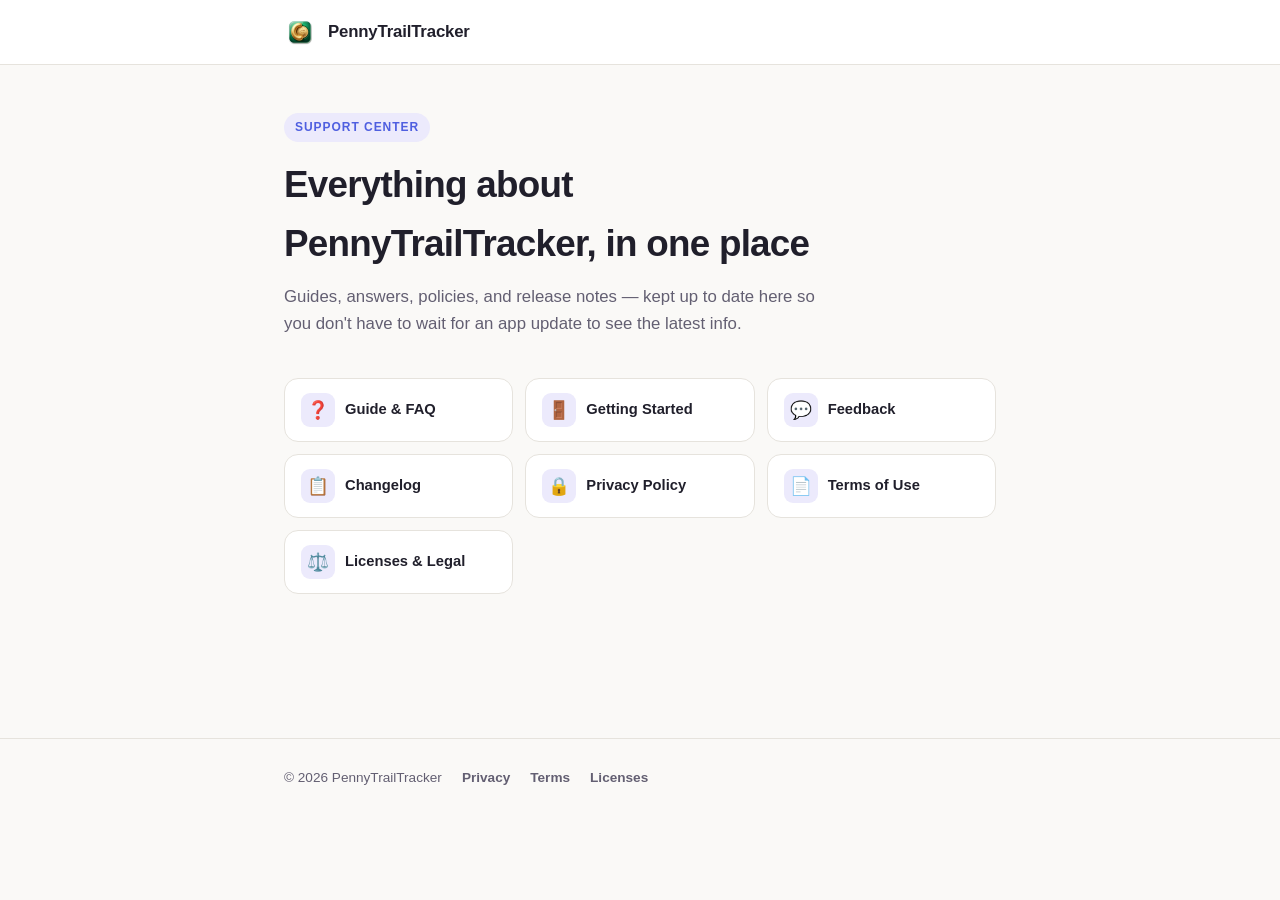
<file: index.html>
<!DOCTYPE html>
<html lang="en">
<head>
<meta charset="UTF-8">
<meta name="viewport" content="width=device-width, initial-scale=1.0">
<title>PennyTrailTracker Support</title>
<meta name="description" content="Help, guides, and policies for PennyTrailTracker.">
<link rel="icon" href="assets/icon.png">
<link rel="stylesheet" href="assets/style.css">
</head>
<body>

<header class="site-header">
  <div class="site-header__inner">
    <img src="assets/icon.png" alt="">
    <span class="site-header__name">PennyTrailTracker</span>
  </div>
</header>

<main>
  <span class="eyebrow">Support Center</span>
  <h1>Everything about PennyTrailTracker, in one place</h1>
  <p class="page-subtitle">Guides, answers, policies, and release notes — kept up to date here so you don't have to wait for an app update to see the latest info.</p>

  <div class="toc">
    <a href="faq.html">
      <span class="toc-icon">❓</span>
      <span>Guide &amp; FAQ</span>
    </a>
    <a href="onboarding.html">
      <span class="toc-icon">🚪</span>
      <span>Getting Started</span>
    </a>
    <a href="feedback.html">
      <span class="toc-icon">💬</span>
      <span>Feedback</span>
    </a>
    <a href="changelog.html">
      <span class="toc-icon">📋</span>
      <span>Changelog</span>
    </a>
    <a href="privacy-policy.html">
      <span class="toc-icon">🔒</span>
      <span>Privacy Policy</span>
    </a>
    <a href="terms-of-use.html">
      <span class="toc-icon">📄</span>
      <span>Terms of Use</span>
    </a>
    <a href="licenses.html">
      <span class="toc-icon">⚖️</span>
      <span>Licenses &amp; Legal</span>
    </a>
  </div>
</main>

<footer class="site-footer">
  <div class="site-footer__inner">
    <span>© <span id="year"></span> PennyTrailTracker</span>
    <a href="privacy-policy.html">Privacy</a>
    <a href="terms-of-use.html">Terms</a>
    <a href="licenses.html">Licenses</a>
  </div>
</footer>

<script>document.getElementById('year').textContent = new Date().getFullYear();</script>
</body>
</html>
</file>
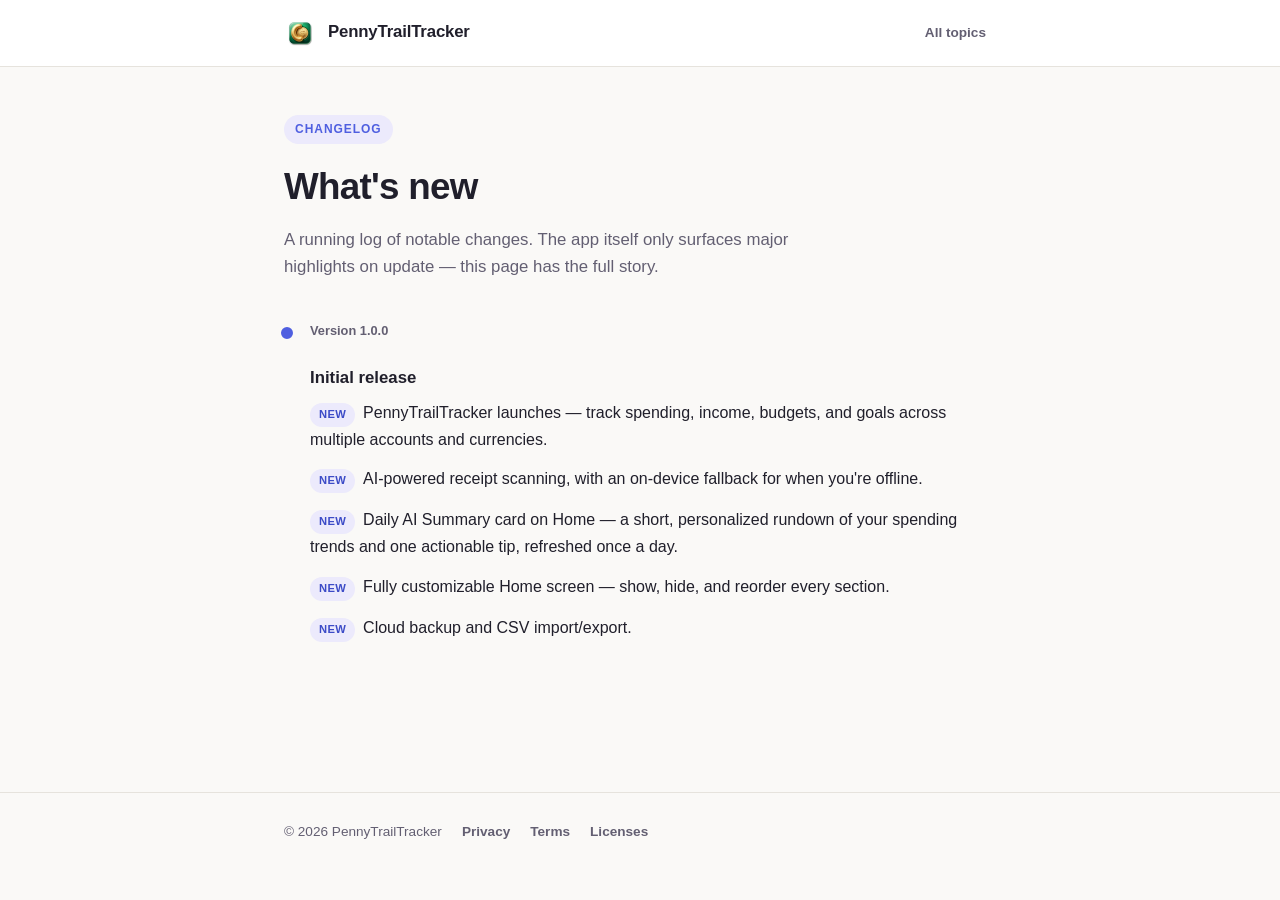
<file: changelog.html>
<!DOCTYPE html>
<html lang="en">
<head>
<meta charset="UTF-8">
<meta name="viewport" content="width=device-width, initial-scale=1.0">
<title>Changelog — PennyTrailTracker</title>
<meta name="description" content="What's new in PennyTrailTracker, release by release.">
<link rel="icon" href="assets/icon.png">
<link rel="stylesheet" href="assets/style.css">
</head>
<body>

<header class="site-header">
  <div class="site-header__inner">
    <img src="assets/icon.png" alt="">
    <span class="site-header__name">PennyTrailTracker</span>
    <nav class="site-header__nav">
      <a href="index.html">All topics</a>
    </nav>
  </div>
</header>

<main>
  <span class="eyebrow">Changelog</span>
  <h1>What's new</h1>
  <p class="page-subtitle">A running log of notable changes. The app itself only surfaces major highlights on update — this page has the full story.</p>

  <div style="margin-top: 32px;">

    <div class="timeline-entry">
      <div class="timeline-date">Version 1.0.0</div>
      <h3>Initial release</h3>
      <p><span class="tag tag--new">New</span>PennyTrailTracker launches — track spending, income, budgets, and goals across multiple accounts and currencies.</p>
      <p><span class="tag tag--new">New</span>AI-powered receipt scanning, with an on-device fallback for when you're offline.</p>
      <p><span class="tag tag--new">New</span>Daily AI Summary card on Home — a short, personalized rundown of your spending trends and one actionable tip, refreshed once a day.</p>
      <p><span class="tag tag--new">New</span>Fully customizable Home screen — show, hide, and reorder every section.</p>
      <p><span class="tag tag--new">New</span>Cloud backup and CSV import/export.</p>
    </div>

  </div>
</main>

<footer class="site-footer">
  <div class="site-footer__inner">
    <span>© <span id="year"></span> PennyTrailTracker</span>
    <a href="privacy-policy.html">Privacy</a>
    <a href="terms-of-use.html">Terms</a>
    <a href="licenses.html">Licenses</a>
  </div>
</footer>

<script>document.getElementById('year').textContent = new Date().getFullYear();</script>
</body>
</html>
</file>
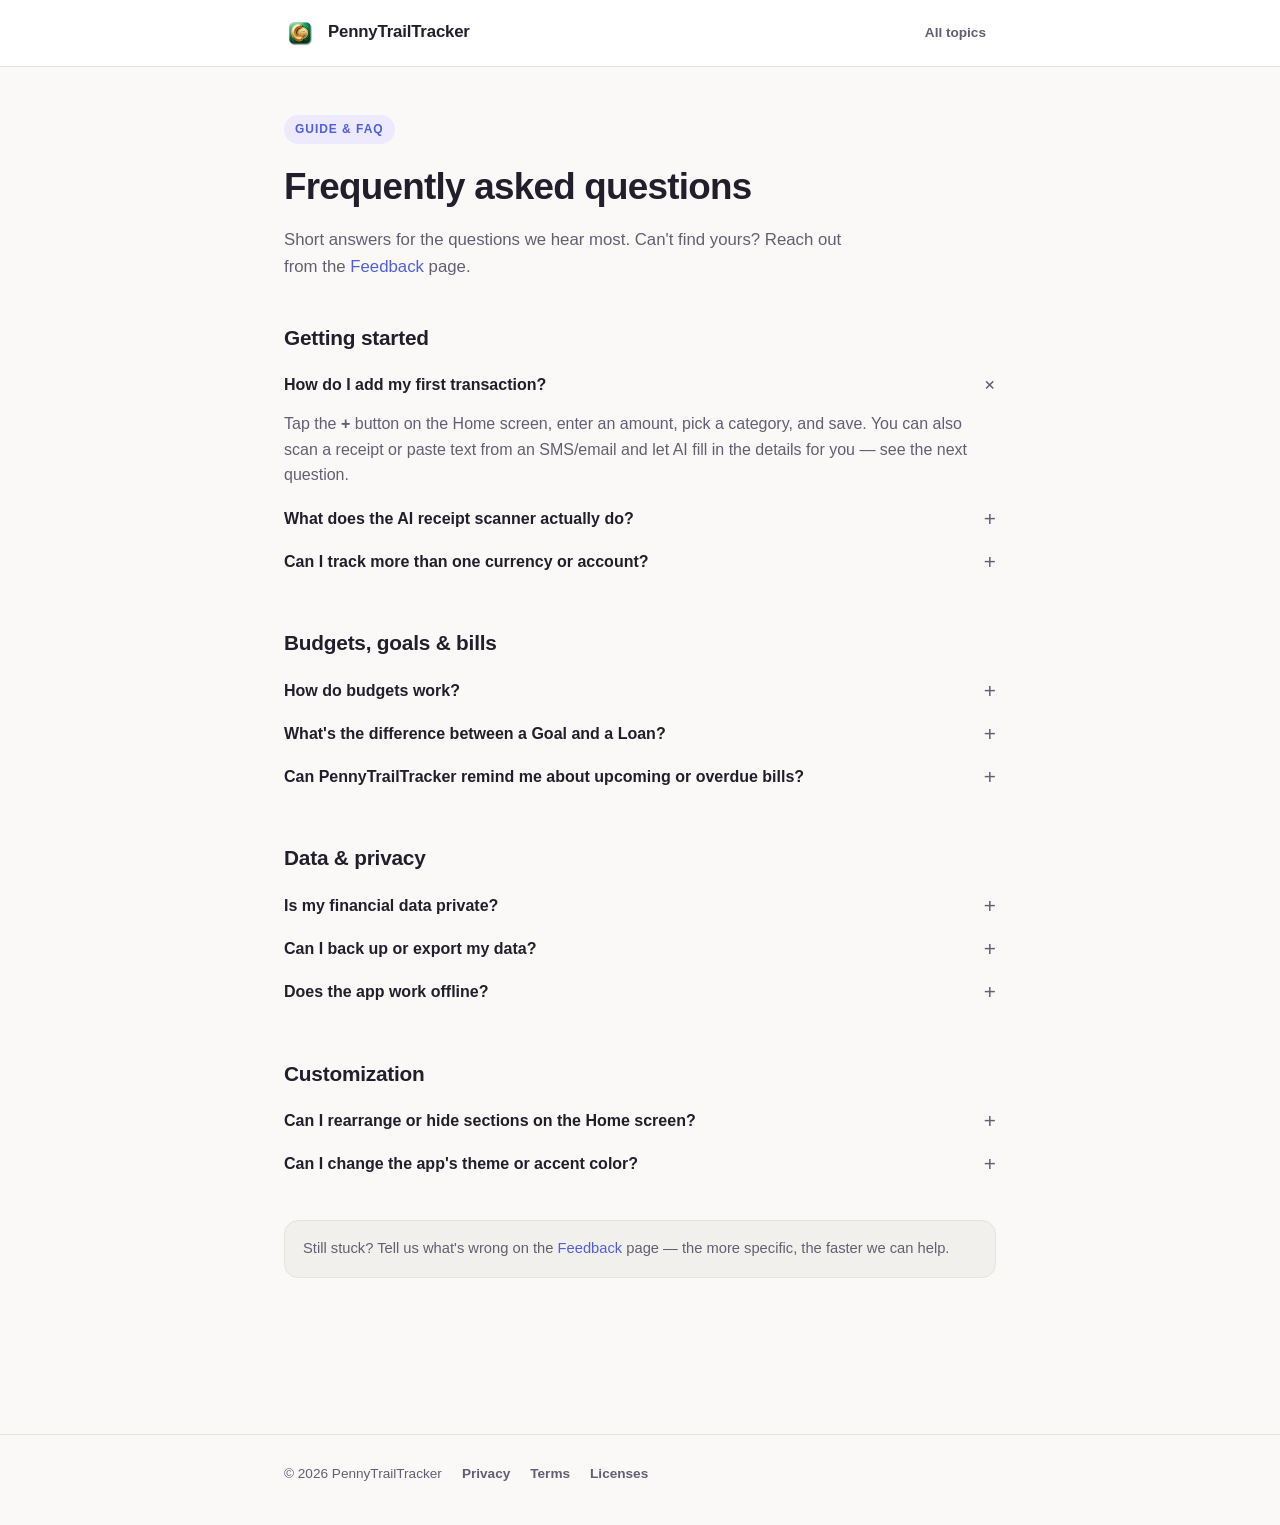
<file: faq.html>
<!DOCTYPE html>
<html lang="en">
<head>
<meta charset="UTF-8">
<meta name="viewport" content="width=device-width, initial-scale=1.0">
<title>Guide &amp; FAQ — PennyTrailTracker</title>
<meta name="description" content="Answers to common questions about using PennyTrailTracker.">
<link rel="icon" href="assets/icon.png">
<link rel="stylesheet" href="assets/style.css">
</head>
<body>

<header class="site-header">
  <div class="site-header__inner">
    <img src="assets/icon.png" alt="">
    <span class="site-header__name">PennyTrailTracker</span>
    <nav class="site-header__nav">
      <a href="index.html">All topics</a>
    </nav>
  </div>
</header>

<main>
  <span class="eyebrow">Guide &amp; FAQ</span>
  <h1>Frequently asked questions</h1>
  <p class="page-subtitle">Short answers for the questions we hear most. Can't find yours? Reach out from the <a href="feedback.html">Feedback</a> page.</p>

  <h2>Getting started</h2>

  <details class="faq-item" open>
    <summary>How do I add my first transaction?</summary>
    <p>Tap the <strong>+</strong> button on the Home screen, enter an amount, pick a category, and save. You can also scan a receipt or paste text from an SMS/email and let AI fill in the details for you — see the next question.</p>
  </details>

  <details class="faq-item">
    <summary>What does the AI receipt scanner actually do?</summary>
    <p>Take a photo of a receipt (or paste raw text from a bank SMS or email), and PennyTrailTracker extracts the merchant, amount, category, and date automatically. If several receipts are scanned at once, they're staged in a review screen so you can check and adjust each one before they're added. When you're offline, a small on-device model handles it instead of the cloud — nothing blocks you from logging a transaction just because you don't have a connection.</p>
  </details>

  <details class="faq-item">
    <summary>Can I track more than one currency or account?</summary>
    <p>Yes. Add as many accounts (wallets) as you need, each with its own currency, and PennyTrailTracker converts everything to your primary currency for totals like Net Worth and All Spending. Exchange rates are refreshed automatically.</p>
  </details>

  <h2>Budgets, goals &amp; bills</h2>

  <details class="faq-item">
    <summary>How do budgets work?</summary>
    <p>Create a budget with an amount and a period (weekly, monthly, custom range, etc.), optionally scoped to specific categories or accounts. The Home and Budgets screens show live progress, and you'll see a clear "over budget" state once you cross the limit.</p>
  </details>

  <details class="faq-item">
    <summary>What's the difference between a Goal and a Loan?</summary>
    <p>Goals track money you're saving toward something (an emergency fund, a trip). Loans track money you owe or are owed, with a running balance that moves as you log payments.</p>
  </details>

  <details class="faq-item">
    <summary>Can PennyTrailTracker remind me about upcoming or overdue bills?</summary>
    <p>Yes — mark a transaction as recurring or scheduled and it shows up under Scheduled Transactions, with notifications if you've enabled them for the app.</p>
  </details>

  <h2>Data &amp; privacy</h2>

  <details class="faq-item">
    <summary>Is my financial data private?</summary>
    <p>Your transactions stay on your device by default. If you use the AI receipt scanner's cloud tier, only the text you're scanning (or, for the Daily AI Summary, aggregate totals — never individual transaction details) is sent for processing, and nothing is stored beyond generating that one response. See the full <a href="privacy-policy.html">Privacy Policy</a> for details.</p>
  </details>

  <details class="faq-item">
    <summary>Can I back up or export my data?</summary>
    <p>Yes — export to CSV at any time from Settings, or turn on cloud backup to sync across devices. You can also erase all local and cloud data from the About screen if you ever want a clean start.</p>
  </details>

  <details class="faq-item">
    <summary>Does the app work offline?</summary>
    <p>Yes. Adding, editing, and browsing transactions all work fully offline. The only features that benefit from a connection are cloud AI scanning (which falls back to an on-device model) and cloud backup/sync.</p>
  </details>

  <h2>Customization</h2>

  <details class="faq-item">
    <summary>Can I rearrange or hide sections on the Home screen?</summary>
    <p>Yes — open the <strong>⋮</strong> menu on Home and choose "Edit Home" to show, hide, and drag-reorder every section, including the Daily AI Summary card.</p>
  </details>

  <details class="faq-item">
    <summary>Can I change the app's theme or accent color?</summary>
    <p>Yes, under Settings &amp; Customization — light/dark/system theme, accent color, font, and number formatting are all adjustable there.</p>
  </details>

  <div class="callout" style="margin-top: 40px;">
    Still stuck? Tell us what's wrong on the <a href="feedback.html">Feedback</a> page — the more specific, the faster we can help.
  </div>
</main>

<footer class="site-footer">
  <div class="site-footer__inner">
    <span>© <span id="year"></span> PennyTrailTracker</span>
    <a href="privacy-policy.html">Privacy</a>
    <a href="terms-of-use.html">Terms</a>
    <a href="licenses.html">Licenses</a>
  </div>
</footer>

<script>document.getElementById('year').textContent = new Date().getFullYear();</script>
</body>
</html>
</file>
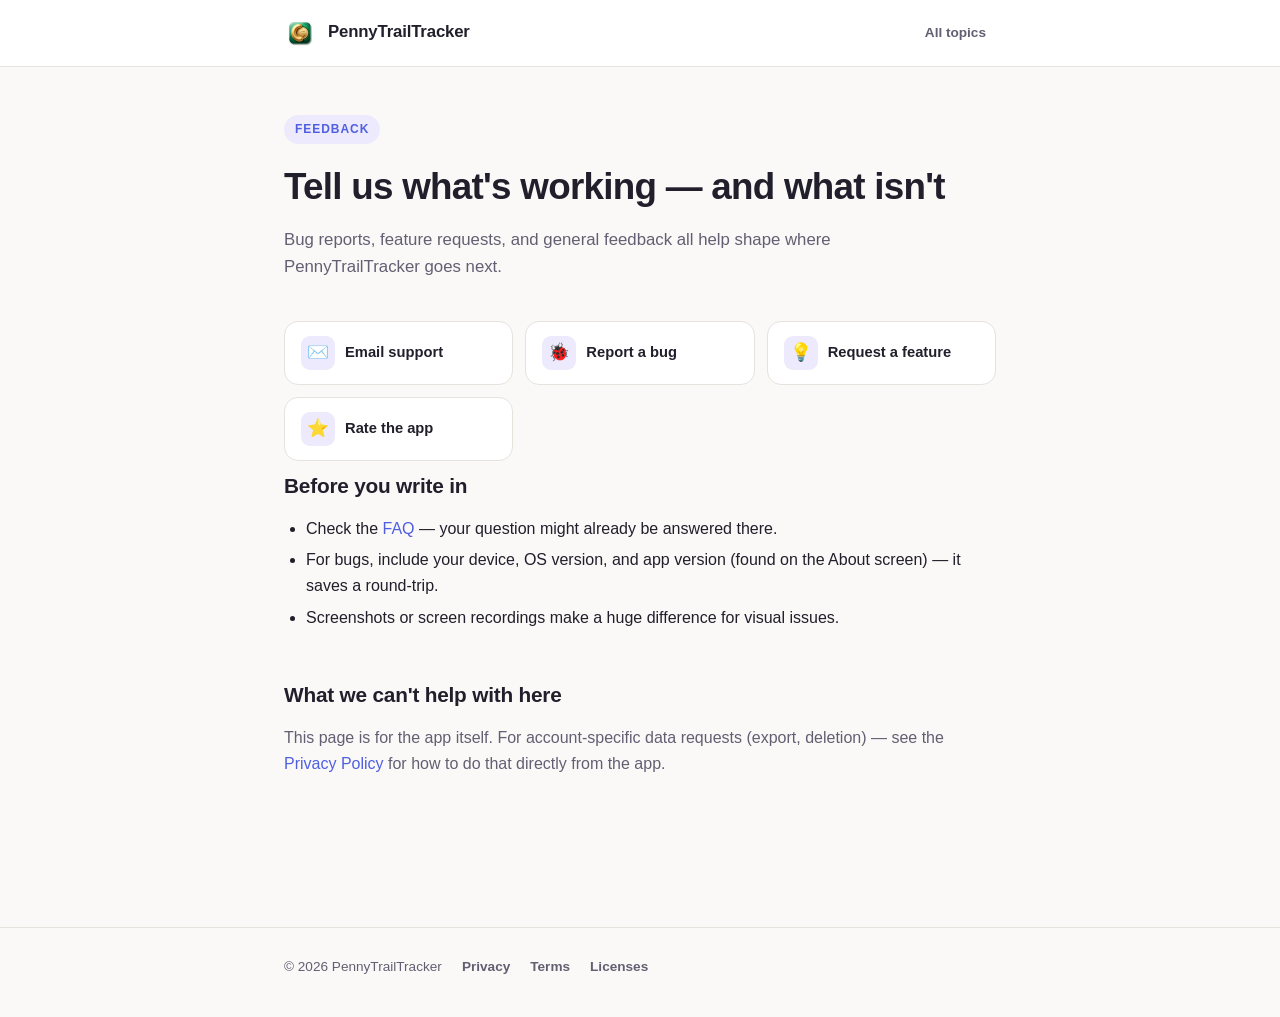
<file: feedback.html>
<!DOCTYPE html>
<html lang="en">
<head>
<meta charset="UTF-8">
<meta name="viewport" content="width=device-width, initial-scale=1.0">
<title>Feedback — PennyTrailTracker</title>
<meta name="description" content="Report a bug, request a feature, or leave a review for PennyTrailTracker.">
<link rel="icon" href="assets/icon.png">
<link rel="stylesheet" href="assets/style.css">
</head>
<body>

<header class="site-header">
  <div class="site-header__inner">
    <img src="assets/icon.png" alt="">
    <span class="site-header__name">PennyTrailTracker</span>
    <nav class="site-header__nav">
      <a href="index.html">All topics</a>
    </nav>
  </div>
</header>

<main>
  <span class="eyebrow">Feedback</span>
  <h1>Tell us what's working — and what isn't</h1>
  <p class="page-subtitle">Bug reports, feature requests, and general feedback all help shape where PennyTrailTracker goes next.</p>

  <div class="toc">
    <a href="mailto:logicbolts@gmail.com">
      <span class="toc-icon">✉️</span>
      <span>Email support</span>
    </a>
    <a href="mailto:logicbolts@gmail.com?subject=Bug%20report%20—%20PennyTrailTracker">
      <span class="toc-icon">🐞</span>
      <span>Report a bug</span>
    </a>
    <a href="mailto:logicbolts@gmail.com?subject=Feature%20request%20—%20PennyTrailTracker">
      <span class="toc-icon">💡</span>
      <span>Request a feature</span>
    </a>
    <a href="https://play.google.com/store/apps/details?id=com.app.pennytrail.moneytracking" target="_blank" rel="noopener">
      <span class="toc-icon">⭐</span>
      <span>Rate the app</span>
    </a>
  </div>

  <h2>Before you write in</h2>
  <ul>
    <li>Check the <a href="faq.html">FAQ</a> — your question might already be answered there.</li>
    <li>For bugs, include your device, OS version, and app version (found on the About screen) — it saves a round-trip.</li>
    <li>Screenshots or screen recordings make a huge difference for visual issues.</li>
  </ul>

  <h2>What we can't help with here</h2>
  <p class="muted">This page is for the app itself. For account-specific data requests (export, deletion) — see the <a href="privacy-policy.html">Privacy Policy</a> for how to do that directly from the app.</p>
</main>

<footer class="site-footer">
  <div class="site-footer__inner">
    <span>© <span id="year"></span> PennyTrailTracker</span>
    <a href="privacy-policy.html">Privacy</a>
    <a href="terms-of-use.html">Terms</a>
    <a href="licenses.html">Licenses</a>
  </div>
</footer>

<script>document.getElementById('year').textContent = new Date().getFullYear();</script>
</body>
</html>
</file>
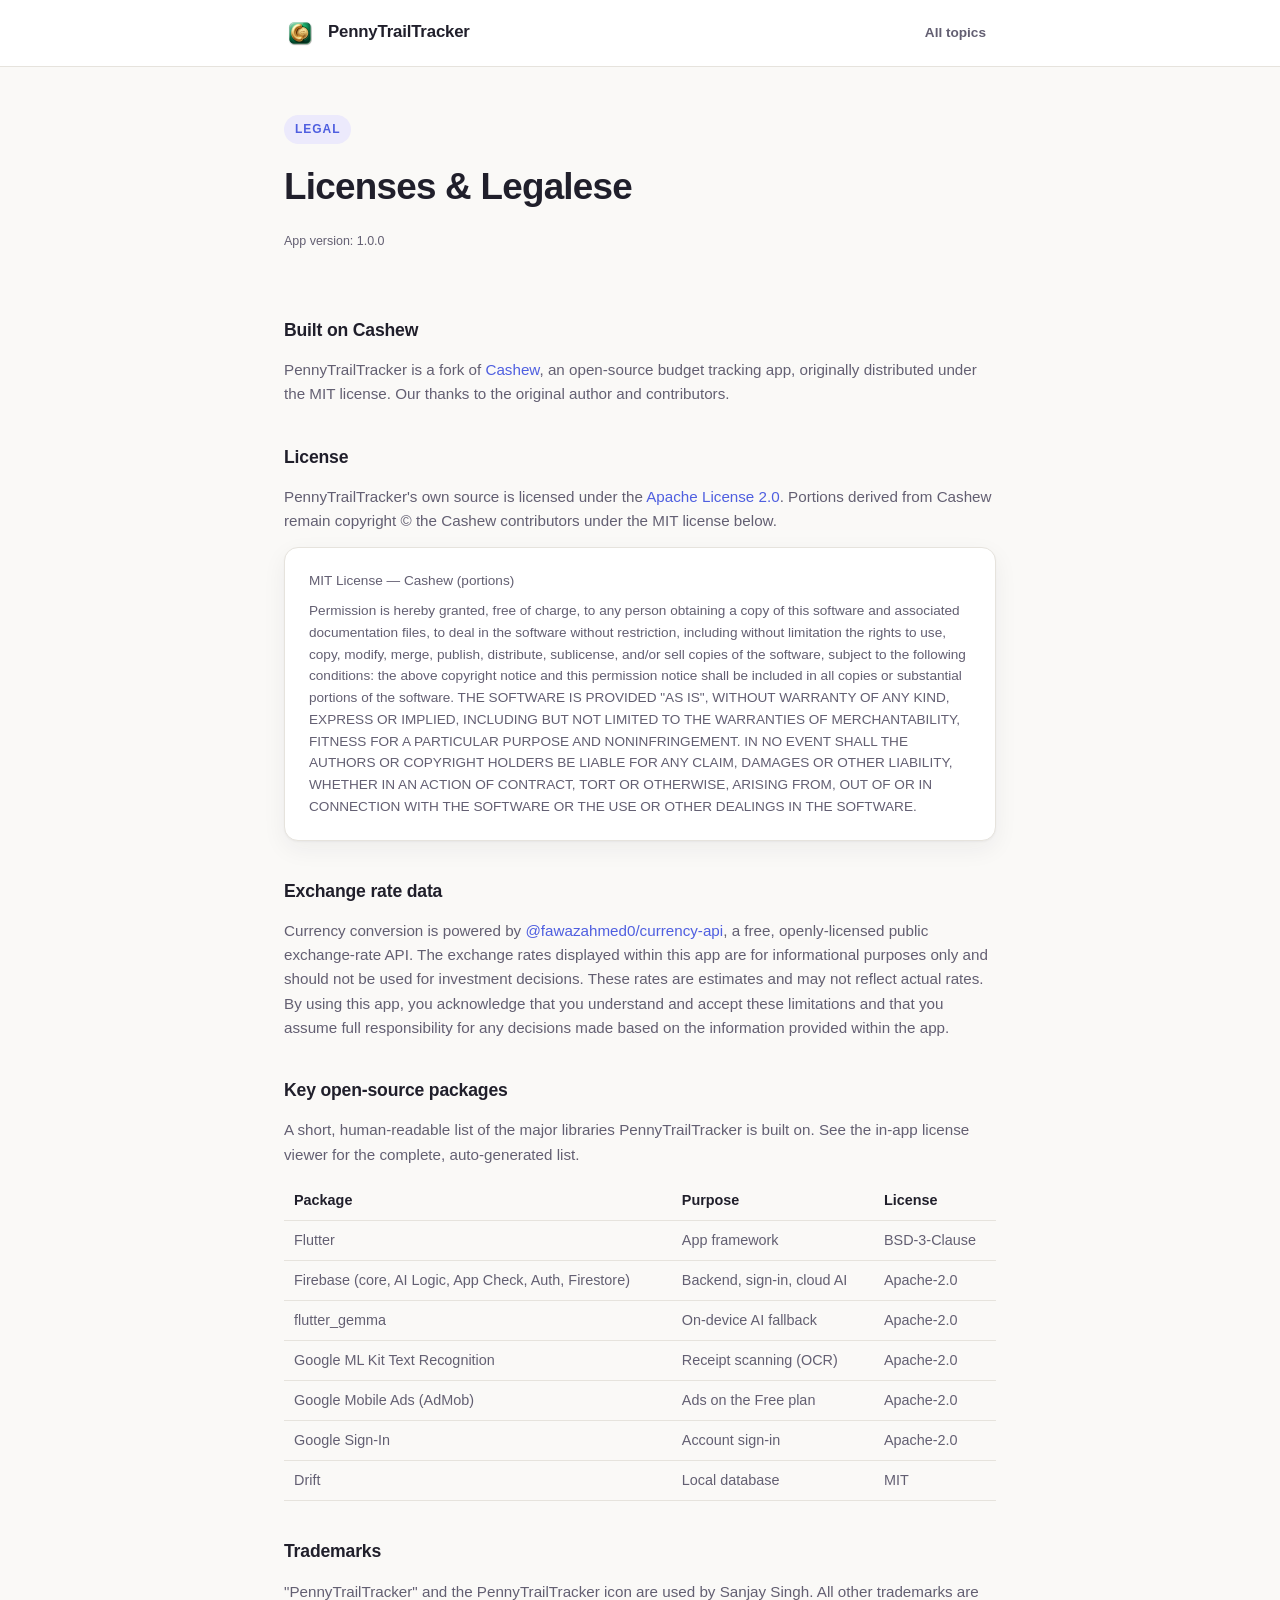
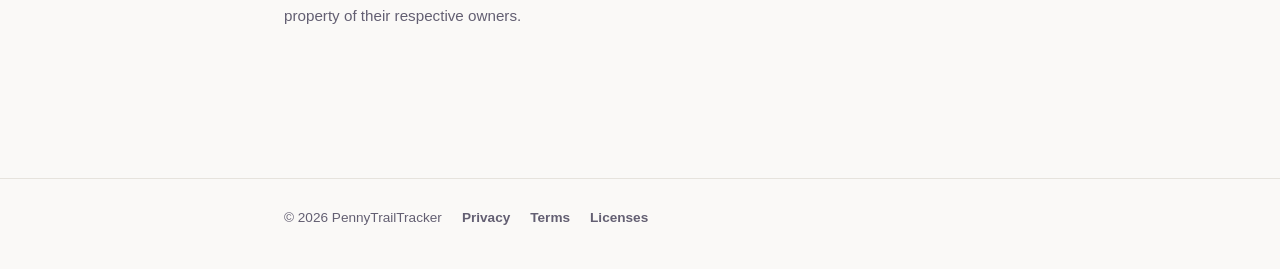
<file: licenses.html>
<!DOCTYPE html>
<html lang="en">
<head>
<meta charset="UTF-8">
<meta name="viewport" content="width=device-width, initial-scale=1.0">
<title>Licenses &amp; Legal — PennyTrailTracker</title>
<meta name="description" content="Open-source attributions and legal notices for PennyTrailTracker.">
<link rel="icon" href="assets/icon.png">
<link rel="stylesheet" href="assets/style.css">
</head>
<body>

<header class="site-header">
  <div class="site-header__inner">
    <img src="assets/icon.png" alt="">
    <span class="site-header__name">PennyTrailTracker</span>
    <nav class="site-header__nav">
      <a href="index.html">All topics</a>
    </nav>
  </div>
</header>

<main class="legal">
  <span class="eyebrow">Legal</span>
  <h1>Licenses &amp; Legalese</h1>
  <div class="updated-badge">App version: 1.0.0</div>

  <h2>Built on Cashew</h2>
  <p>PennyTrailTracker is a fork of <a href="https://github.com/jameskokoska/Cashew" target="_blank" rel="noopener">Cashew</a>, an open-source budget tracking app, originally distributed under the MIT license. Our thanks to the original author and contributors.</p>

  <h2>License</h2>
  <p>PennyTrailTracker's own source is licensed under the <a href="https://github.com/sanjaysingh1990/PennyTrailTracker/blob/main/LICENSE" target="_blank" rel="noopener">Apache License 2.0</a>. Portions derived from Cashew remain copyright © the Cashew contributors under the MIT license below.</p>
  <div class="card">
    <p style="margin: 0 0 8px; font-size: 0.85rem;">MIT License — Cashew (portions)</p>
    <p style="margin: 0; font-size: 0.85rem;">Permission is hereby granted, free of charge, to any person obtaining a copy of this software and associated documentation files, to deal in the software without restriction, including without limitation the rights to use, copy, modify, merge, publish, distribute, sublicense, and/or sell copies of the software, subject to the following conditions: the above copyright notice and this permission notice shall be included in all copies or substantial portions of the software. THE SOFTWARE IS PROVIDED "AS IS", WITHOUT WARRANTY OF ANY KIND, EXPRESS OR IMPLIED, INCLUDING BUT NOT LIMITED TO THE WARRANTIES OF MERCHANTABILITY, FITNESS FOR A PARTICULAR PURPOSE AND NONINFRINGEMENT. IN NO EVENT SHALL THE AUTHORS OR COPYRIGHT HOLDERS BE LIABLE FOR ANY CLAIM, DAMAGES OR OTHER LIABILITY, WHETHER IN AN ACTION OF CONTRACT, TORT OR OTHERWISE, ARISING FROM, OUT OF OR IN CONNECTION WITH THE SOFTWARE OR THE USE OR OTHER DEALINGS IN THE SOFTWARE.</p>
  </div>

  <h2>Exchange rate data</h2>
  <p>Currency conversion is powered by <a href="https://github.com/fawazahmed0/exchange-api" target="_blank" rel="noopener">@fawazahmed0/currency-api</a>, a free, openly-licensed public exchange-rate API. The exchange rates displayed within this app are for informational purposes only and should not be used for investment decisions. These rates are estimates and may not reflect actual rates. By using this app, you acknowledge that you understand and accept these limitations and that you assume full responsibility for any decisions made based on the information provided within the app.</p>

  <h2>Key open-source packages</h2>
  <p class="muted">A short, human-readable list of the major libraries PennyTrailTracker is built on. See the in-app license viewer for the complete, auto-generated list.</p>
  <table class="legal-table">
    <thead><tr><th>Package</th><th>Purpose</th><th>License</th></tr></thead>
    <tbody>
      <tr><td>Flutter</td><td>App framework</td><td>BSD-3-Clause</td></tr>
      <tr><td>Firebase (core, AI Logic, App Check, Auth, Firestore)</td><td>Backend, sign-in, cloud AI</td><td>Apache-2.0</td></tr>
      <tr><td>flutter_gemma</td><td>On-device AI fallback</td><td>Apache-2.0</td></tr>
      <tr><td>Google ML Kit Text Recognition</td><td>Receipt scanning (OCR)</td><td>Apache-2.0</td></tr>
      <tr><td>Google Mobile Ads (AdMob)</td><td>Ads on the Free plan</td><td>Apache-2.0</td></tr>
      <tr><td>Google Sign-In</td><td>Account sign-in</td><td>Apache-2.0</td></tr>
      <tr><td>Drift</td><td>Local database</td><td>MIT</td></tr>
    </tbody>
  </table>

  <h2>Trademarks</h2>
  <p>"PennyTrailTracker" and the PennyTrailTracker icon are used by Sanjay Singh. All other trademarks are property of their respective owners.</p>
</main>

<footer class="site-footer">
  <div class="site-footer__inner">
    <span>© <span id="year"></span> PennyTrailTracker</span>
    <a href="privacy-policy.html">Privacy</a>
    <a href="terms-of-use.html">Terms</a>
    <a href="licenses.html">Licenses</a>
  </div>
</footer>

<script>document.getElementById('year').textContent = new Date().getFullYear();</script>
</body>
</html>
</file>
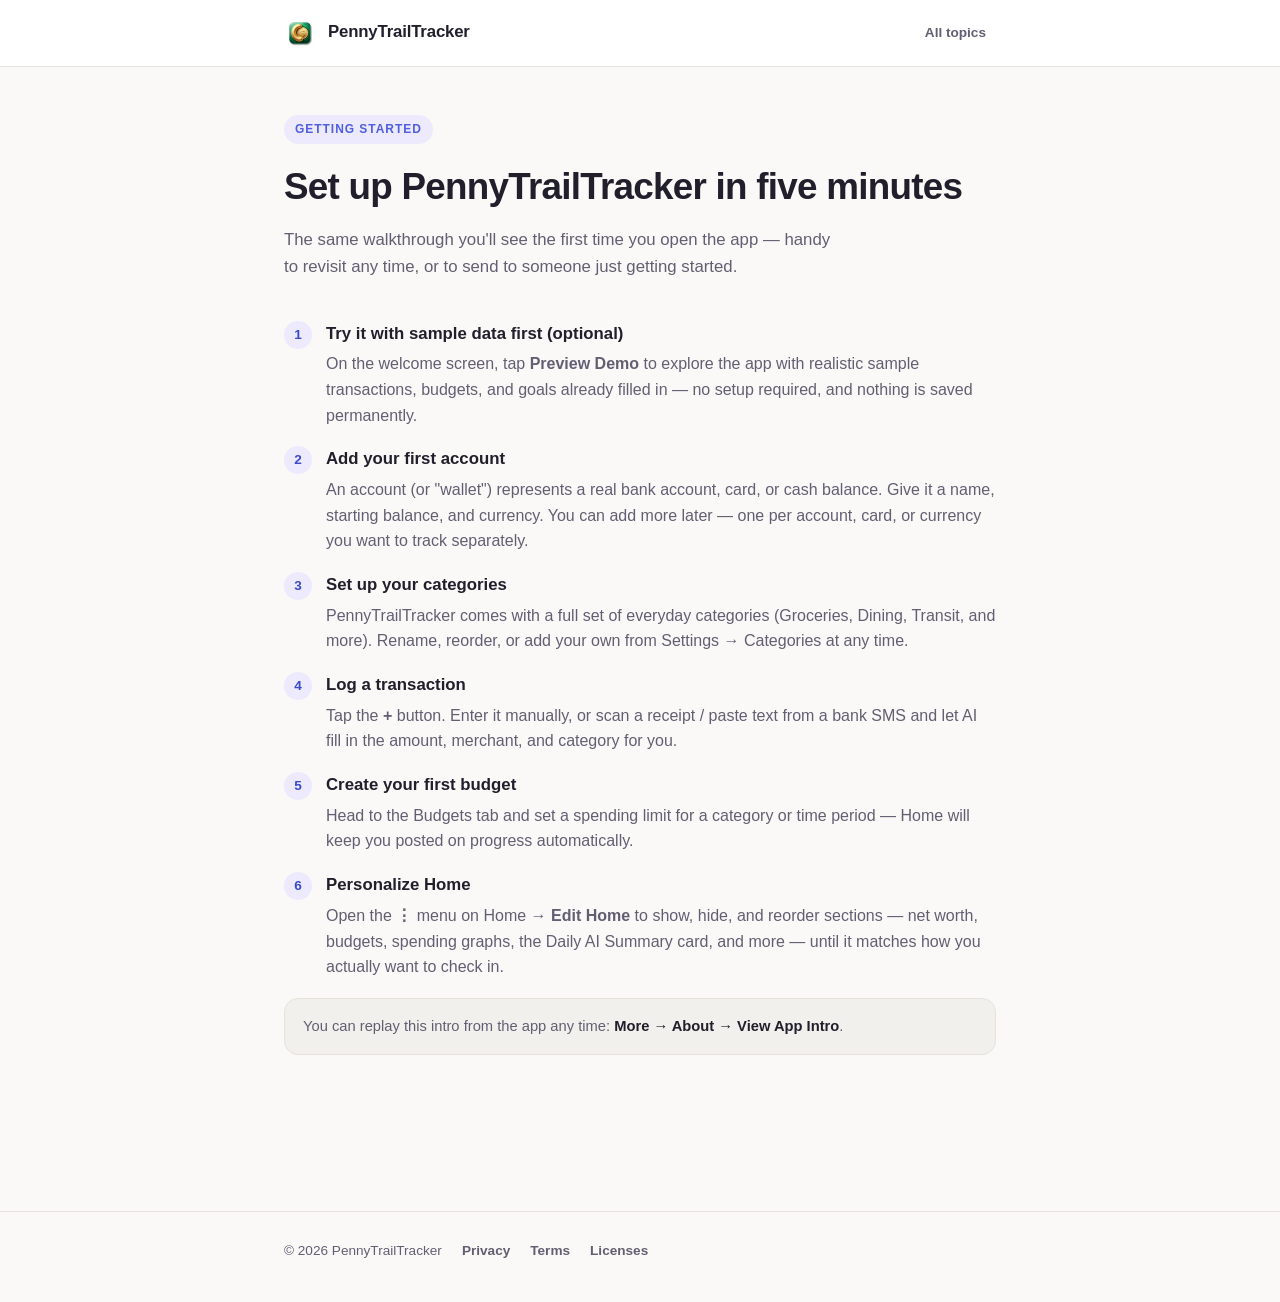
<file: onboarding.html>
<!DOCTYPE html>
<html lang="en">
<head>
<meta charset="UTF-8">
<meta name="viewport" content="width=device-width, initial-scale=1.0">
<title>Getting Started — PennyTrailTracker</title>
<meta name="description" content="A quick walkthrough of setting up PennyTrailTracker for the first time.">
<link rel="icon" href="assets/icon.png">
<link rel="stylesheet" href="assets/style.css">
</head>
<body>

<header class="site-header">
  <div class="site-header__inner">
    <img src="assets/icon.png" alt="">
    <span class="site-header__name">PennyTrailTracker</span>
    <nav class="site-header__nav">
      <a href="index.html">All topics</a>
    </nav>
  </div>
</header>

<main>
  <span class="eyebrow">Getting Started</span>
  <h1>Set up PennyTrailTracker in five minutes</h1>
  <p class="page-subtitle">The same walkthrough you'll see the first time you open the app — handy to revisit any time, or to send to someone just getting started.</p>

  <ol class="step-list">
    <li>
      <h3>Try it with sample data first (optional)</h3>
      <p>On the welcome screen, tap <strong>Preview Demo</strong> to explore the app with realistic sample transactions, budgets, and goals already filled in — no setup required, and nothing is saved permanently.</p>
    </li>
    <li>
      <h3>Add your first account</h3>
      <p>An account (or "wallet") represents a real bank account, card, or cash balance. Give it a name, starting balance, and currency. You can add more later — one per account, card, or currency you want to track separately.</p>
    </li>
    <li>
      <h3>Set up your categories</h3>
      <p>PennyTrailTracker comes with a full set of everyday categories (Groceries, Dining, Transit, and more). Rename, reorder, or add your own from Settings → Categories at any time.</p>
    </li>
    <li>
      <h3>Log a transaction</h3>
      <p>Tap the <strong>+</strong> button. Enter it manually, or scan a receipt / paste text from a bank SMS and let AI fill in the amount, merchant, and category for you.</p>
    </li>
    <li>
      <h3>Create your first budget</h3>
      <p>Head to the Budgets tab and set a spending limit for a category or time period — Home will keep you posted on progress automatically.</p>
    </li>
    <li>
      <h3>Personalize Home</h3>
      <p>Open the <strong>⋮</strong> menu on Home → <strong>Edit Home</strong> to show, hide, and reorder sections — net worth, budgets, spending graphs, the Daily AI Summary card, and more — until it matches how you actually want to check in.</p>
    </li>
  </ol>

  <div class="callout" style="margin-top: 8px;">
    You can replay this intro from the app any time: <strong>More → About → View App Intro</strong>.
  </div>
</main>

<footer class="site-footer">
  <div class="site-footer__inner">
    <span>© <span id="year"></span> PennyTrailTracker</span>
    <a href="privacy-policy.html">Privacy</a>
    <a href="terms-of-use.html">Terms</a>
    <a href="licenses.html">Licenses</a>
  </div>
</footer>

<script>document.getElementById('year').textContent = new Date().getFullYear();</script>
</body>
</html>
</file>
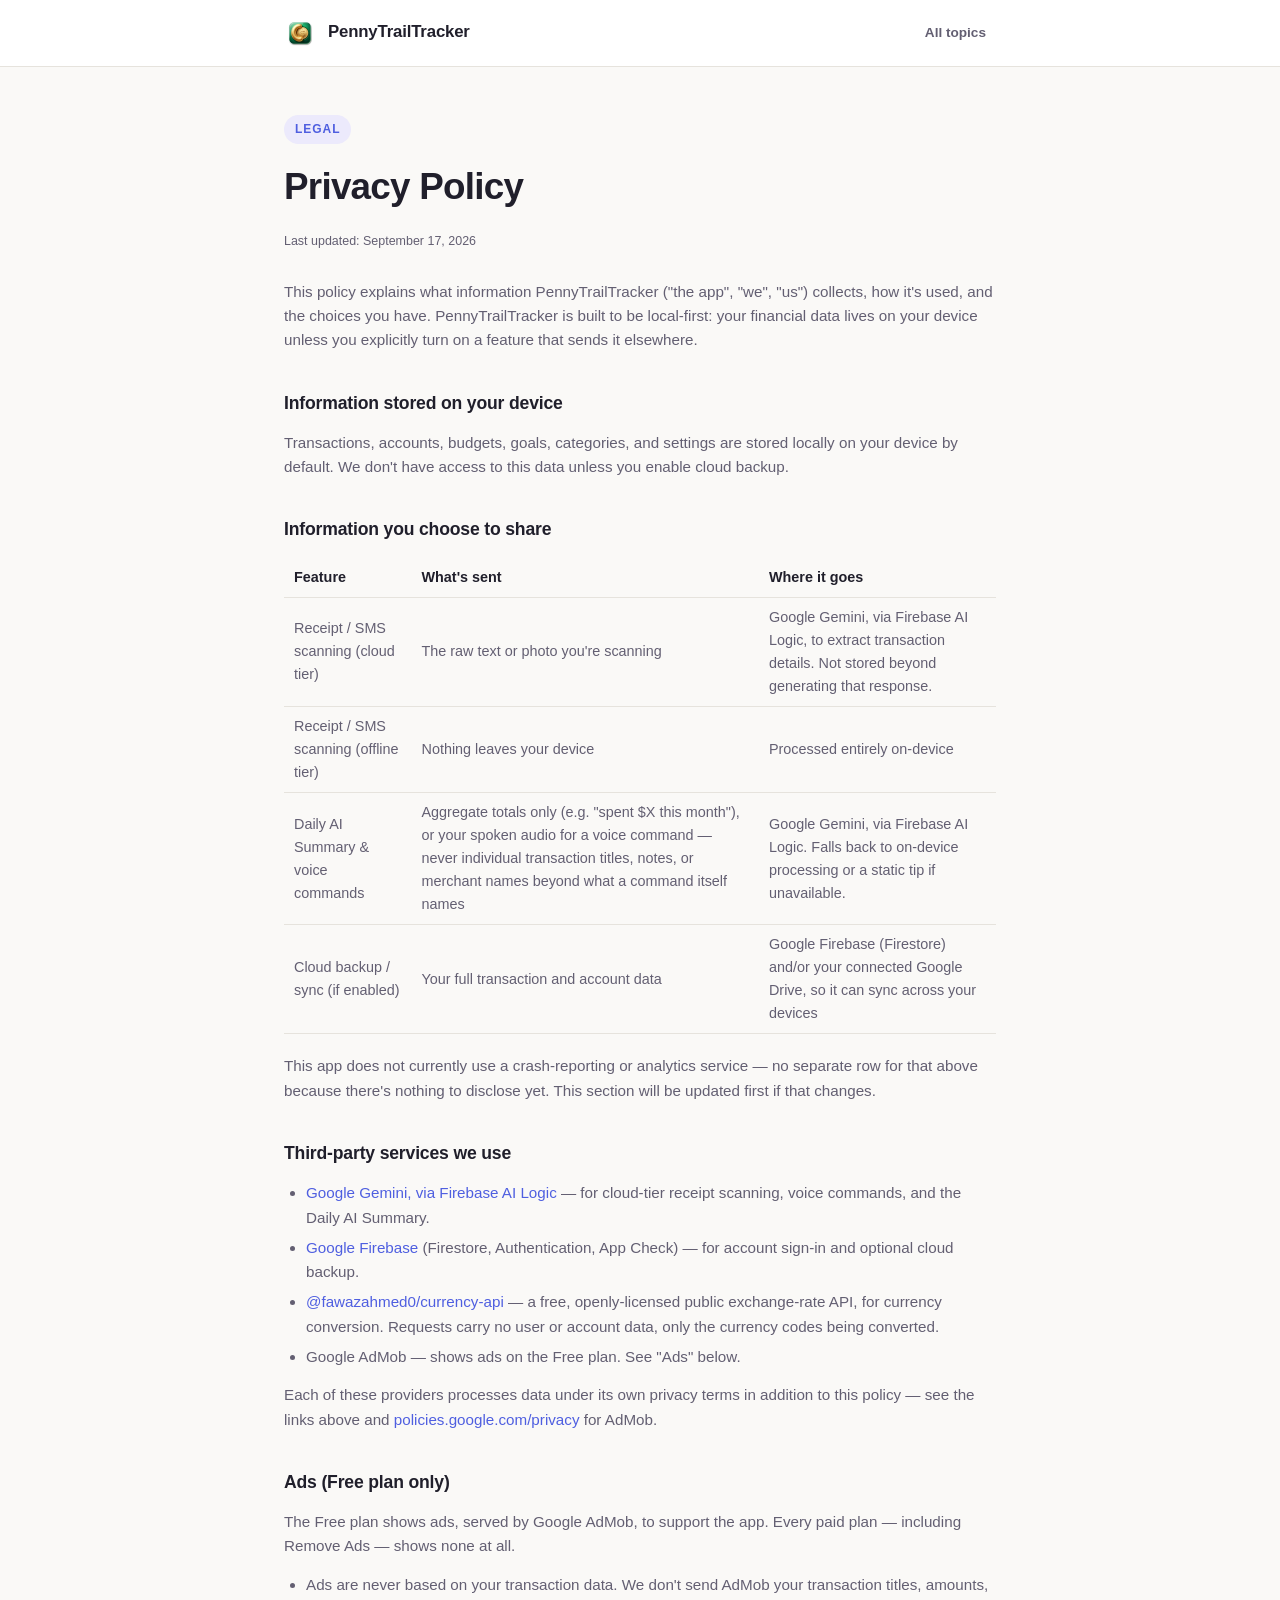
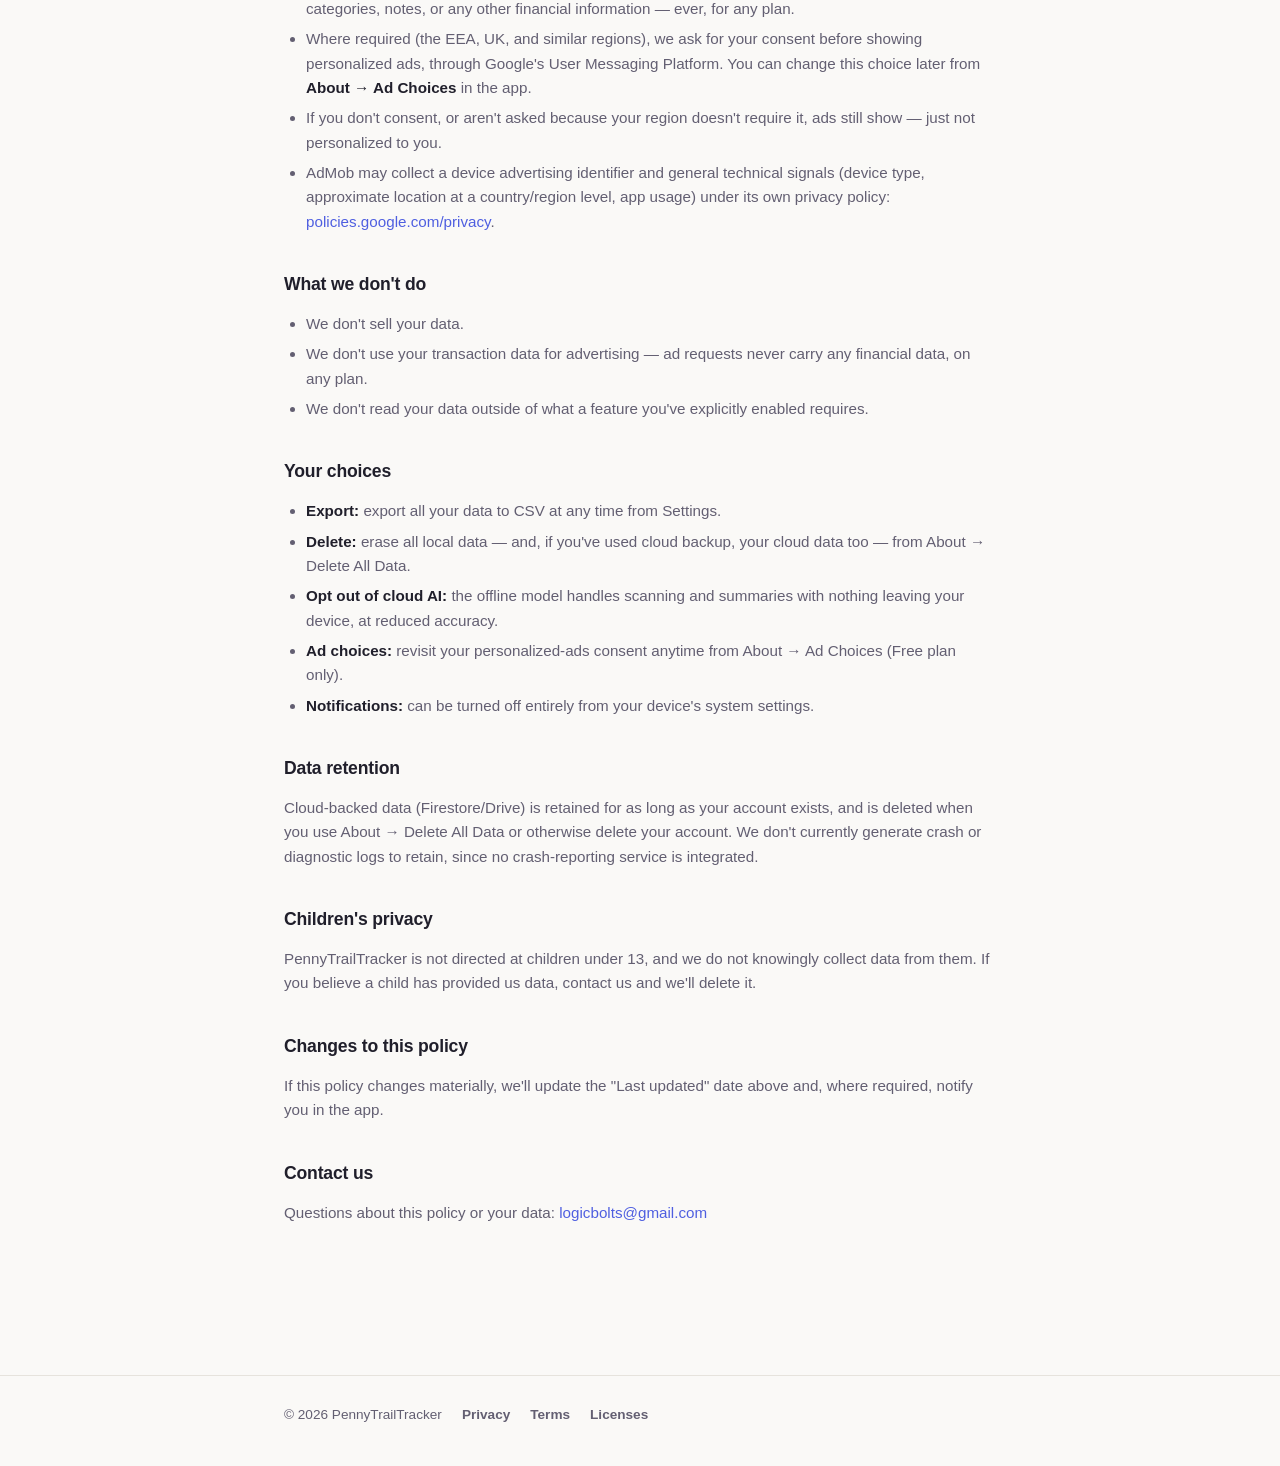
<file: privacy-policy.html>
<!DOCTYPE html>
<html lang="en">
<head>
<meta charset="UTF-8">
<meta name="viewport" content="width=device-width, initial-scale=1.0">
<title>Privacy Policy — PennyTrailTracker</title>
<meta name="description" content="How PennyTrailTracker handles your data.">
<link rel="icon" href="assets/icon.png">
<link rel="stylesheet" href="assets/style.css">
</head>
<body>

<header class="site-header">
  <div class="site-header__inner">
    <img src="assets/icon.png" alt="">
    <span class="site-header__name">PennyTrailTracker</span>
    <nav class="site-header__nav">
      <a href="index.html">All topics</a>
    </nav>
  </div>
</header>

<main class="legal">
  <span class="eyebrow">Legal</span>
  <h1>Privacy Policy</h1>
  <div class="updated-badge">Last updated: September 17, 2026</div>

  <p>This policy explains what information PennyTrailTracker ("the app", "we", "us") collects, how it's used, and the choices you have. PennyTrailTracker is built to be local-first: your financial data lives on your device unless you explicitly turn on a feature that sends it elsewhere.</p>

  <h2>Information stored on your device</h2>
  <p>Transactions, accounts, budgets, goals, categories, and settings are stored locally on your device by default. We don't have access to this data unless you enable cloud backup.</p>

  <h2>Information you choose to share</h2>
  <table class="legal-table">
    <thead>
      <tr><th>Feature</th><th>What's sent</th><th>Where it goes</th></tr>
    </thead>
    <tbody>
      <tr>
        <td>Receipt / SMS scanning (cloud tier)</td>
        <td>The raw text or photo you're scanning</td>
        <td>Google Gemini, via Firebase AI Logic, to extract transaction details. Not stored beyond generating that response.</td>
      </tr>
      <tr>
        <td>Receipt / SMS scanning (offline tier)</td>
        <td>Nothing leaves your device</td>
        <td>Processed entirely on-device</td>
      </tr>
      <tr>
        <td>Daily AI Summary &amp; voice commands</td>
        <td>Aggregate totals only (e.g. "spent $X this month"), or your spoken audio for a voice command — never individual transaction titles, notes, or merchant names beyond what a command itself names</td>
        <td>Google Gemini, via Firebase AI Logic. Falls back to on-device processing or a static tip if unavailable.</td>
      </tr>
      <tr>
        <td>Cloud backup / sync (if enabled)</td>
        <td>Your full transaction and account data</td>
        <td>Google Firebase (Firestore) and/or your connected Google Drive, so it can sync across your devices</td>
      </tr>
    </tbody>
  </table>
  <p class="muted">This app does not currently use a crash-reporting or analytics service — no separate row for that above because there's nothing to disclose yet. This section will be updated first if that changes.</p>

  <h2>Third-party services we use</h2>
  <ul>
    <li><a href="https://policies.google.com/privacy" target="_blank" rel="noopener">Google Gemini, via Firebase AI Logic</a> — for cloud-tier receipt scanning, voice commands, and the Daily AI Summary.</li>
    <li><a href="https://firebase.google.com/support/privacy" target="_blank" rel="noopener">Google Firebase</a> (Firestore, Authentication, App Check) — for account sign-in and optional cloud backup.</li>
    <li><a href="https://github.com/fawazahmed0/exchange-api" target="_blank" rel="noopener">@fawazahmed0/currency-api</a> — a free, openly-licensed public exchange-rate API, for currency conversion. Requests carry no user or account data, only the currency codes being converted.</li>
    <li>Google AdMob — shows ads on the Free plan. See "Ads" below.</li>
  </ul>
  <p class="muted">Each of these providers processes data under its own privacy terms in addition to this policy — see the links above and <a href="https://policies.google.com/privacy" target="_blank" rel="noopener">policies.google.com/privacy</a> for AdMob.</p>

  <h2>Ads (Free plan only)</h2>
  <p>The Free plan shows ads, served by Google AdMob, to support the app. Every paid plan — including Remove Ads — shows none at all.</p>
  <ul>
    <li>Ads are never based on your transaction data. We don't send AdMob your transaction titles, amounts, categories, notes, or any other financial information — ever, for any plan.</li>
    <li>Where required (the EEA, UK, and similar regions), we ask for your consent before showing personalized ads, through Google's User Messaging Platform. You can change this choice later from <strong>About → Ad Choices</strong> in the app.</li>
    <li>If you don't consent, or aren't asked because your region doesn't require it, ads still show — just not personalized to you.</li>
    <li>AdMob may collect a device advertising identifier and general technical signals (device type, approximate location at a country/region level, app usage) under its own privacy policy: <a href="https://policies.google.com/privacy" target="_blank" rel="noopener">policies.google.com/privacy</a>.</li>
  </ul>

  <h2>What we don't do</h2>
  <ul>
    <li>We don't sell your data.</li>
    <li>We don't use your transaction data for advertising — ad requests never carry any financial data, on any plan.</li>
    <li>We don't read your data outside of what a feature you've explicitly enabled requires.</li>
  </ul>

  <h2>Your choices</h2>
  <ul>
    <li><strong>Export:</strong> export all your data to CSV at any time from Settings.</li>
    <li><strong>Delete:</strong> erase all local data — and, if you've used cloud backup, your cloud data too — from About → Delete All Data.</li>
    <li><strong>Opt out of cloud AI:</strong> the offline model handles scanning and summaries with nothing leaving your device, at reduced accuracy.</li>
    <li><strong>Ad choices:</strong> revisit your personalized-ads consent anytime from About → Ad Choices (Free plan only).</li>
    <li><strong>Notifications:</strong> can be turned off entirely from your device's system settings.</li>
  </ul>

  <h2>Data retention</h2>
  <p>Cloud-backed data (Firestore/Drive) is retained for as long as your account exists, and is deleted when you use About → Delete All Data or otherwise delete your account. We don't currently generate crash or diagnostic logs to retain, since no crash-reporting service is integrated.</p>

  <h2>Children's privacy</h2>
  <p>PennyTrailTracker is not directed at children under 13, and we do not knowingly collect data from them. If you believe a child has provided us data, contact us and we'll delete it.</p>

  <h2>Changes to this policy</h2>
  <p>If this policy changes materially, we'll update the "Last updated" date above and, where required, notify you in the app.</p>

  <h2>Contact us</h2>
  <p>Questions about this policy or your data: <a href="mailto:logicbolts@gmail.com">logicbolts@gmail.com</a></p>
</main>

<footer class="site-footer">
  <div class="site-footer__inner">
    <span>© <span id="year"></span> PennyTrailTracker</span>
    <a href="privacy-policy.html">Privacy</a>
    <a href="terms-of-use.html">Terms</a>
    <a href="licenses.html">Licenses</a>
  </div>
</footer>

<script>document.getElementById('year').textContent = new Date().getFullYear();</script>
</body>
</html>
</file>
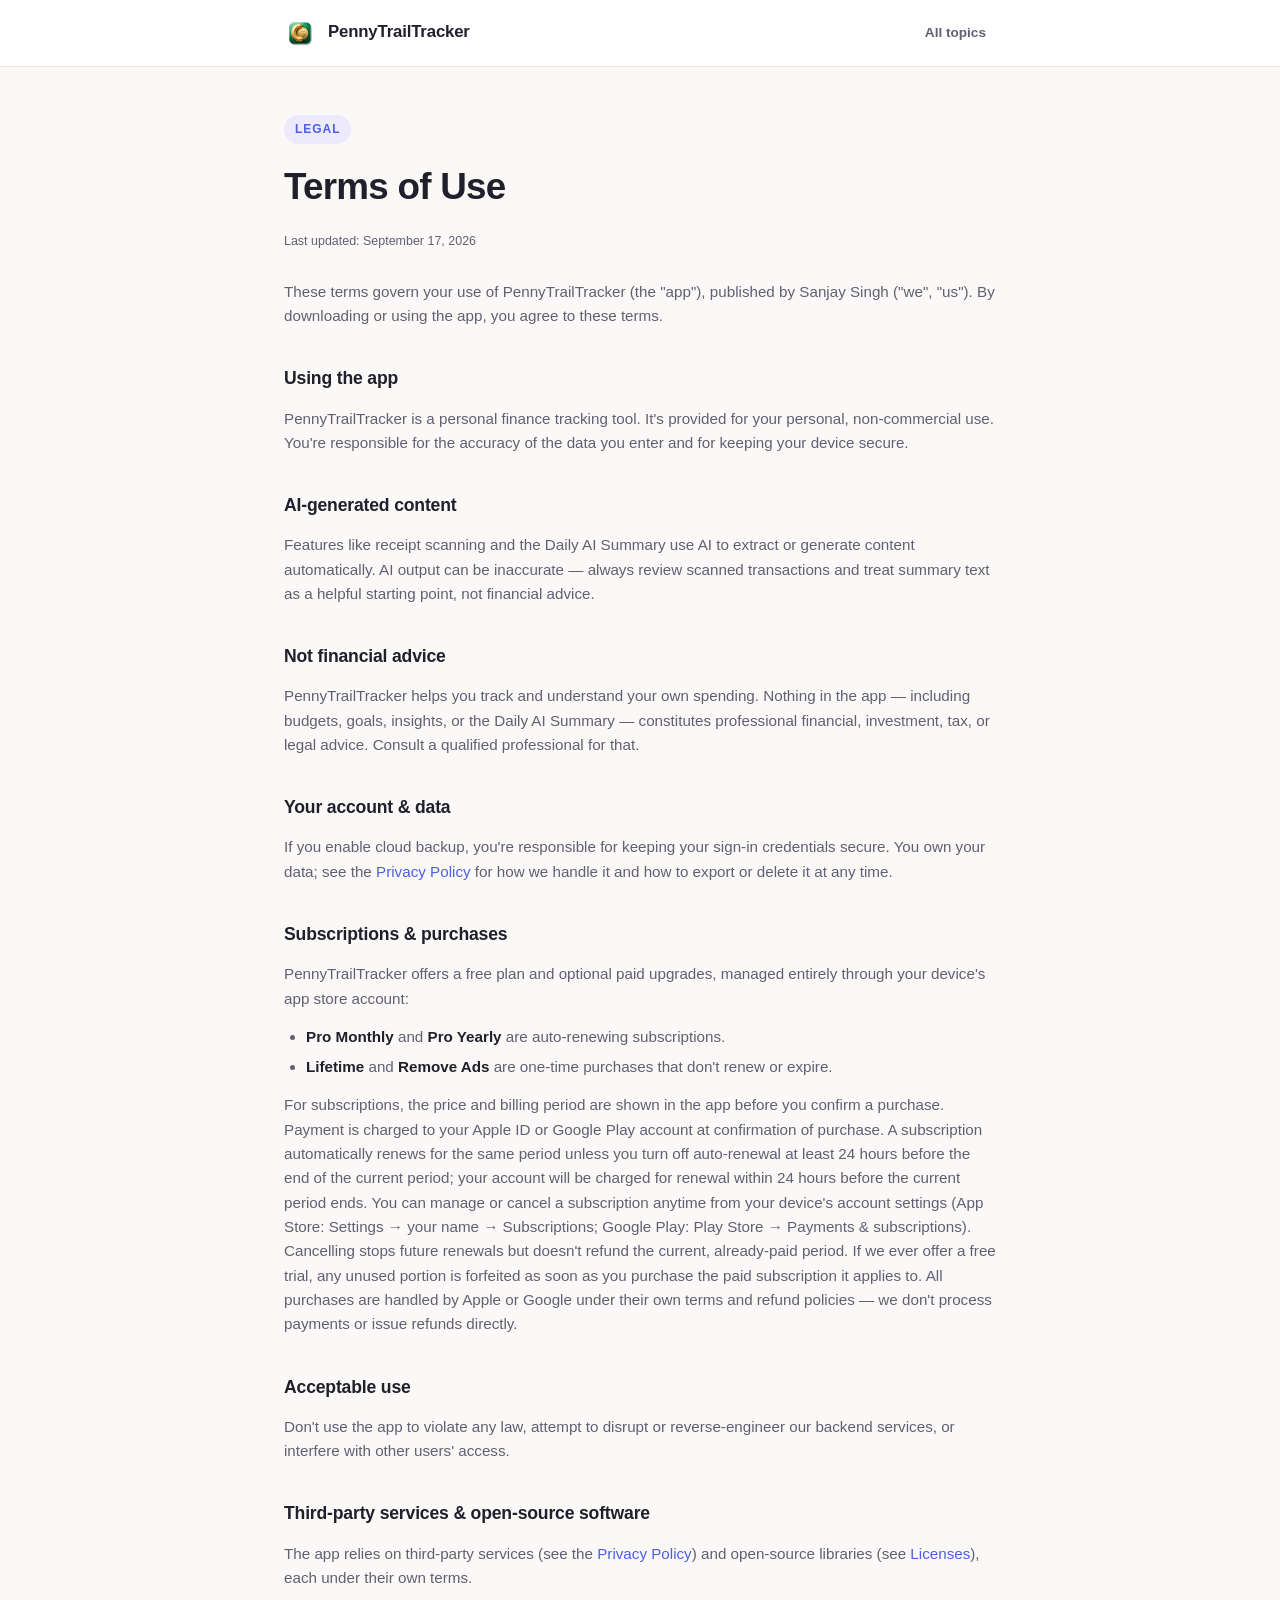
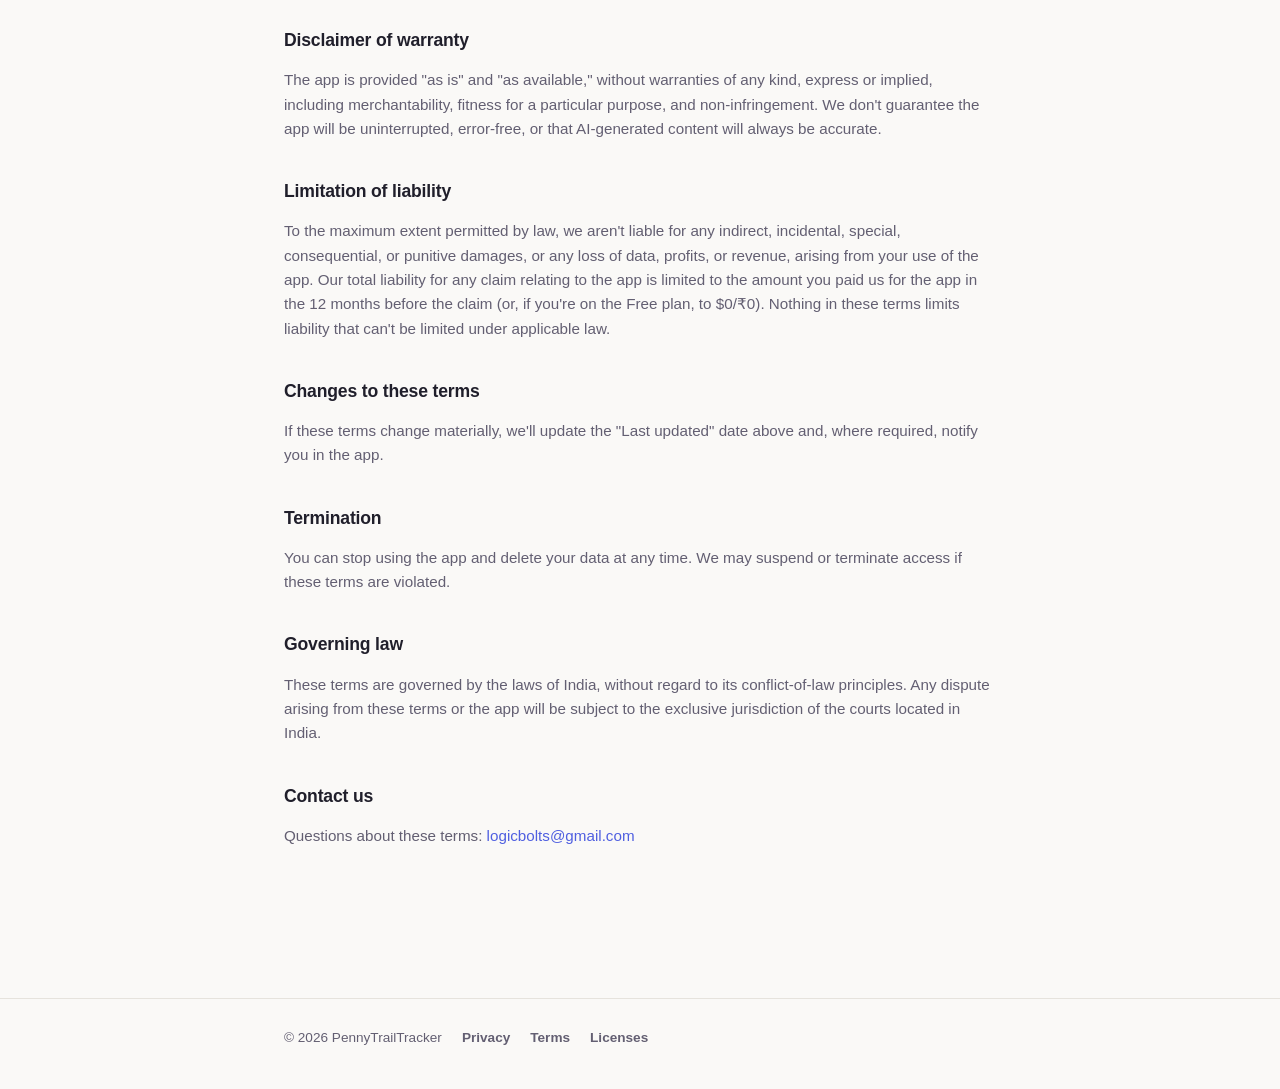
<file: terms-of-use.html>
<!DOCTYPE html>
<html lang="en">
<head>
<meta charset="UTF-8">
<meta name="viewport" content="width=device-width, initial-scale=1.0">
<title>Terms of Use — PennyTrailTracker</title>
<meta name="description" content="The terms that apply when you use PennyTrailTracker.">
<link rel="icon" href="assets/icon.png">
<link rel="stylesheet" href="assets/style.css">
</head>
<body>

<header class="site-header">
  <div class="site-header__inner">
    <img src="assets/icon.png" alt="">
    <span class="site-header__name">PennyTrailTracker</span>
    <nav class="site-header__nav">
      <a href="index.html">All topics</a>
    </nav>
  </div>
</header>

<main class="legal">
  <span class="eyebrow">Legal</span>
  <h1>Terms of Use</h1>
  <div class="updated-badge">Last updated: September 17, 2026</div>

  <p>These terms govern your use of PennyTrailTracker (the "app"), published by Sanjay Singh ("we", "us"). By downloading or using the app, you agree to these terms.</p>

  <h2>Using the app</h2>
  <p>PennyTrailTracker is a personal finance tracking tool. It's provided for your personal, non-commercial use. You're responsible for the accuracy of the data you enter and for keeping your device secure.</p>

  <h2>AI-generated content</h2>
  <p>Features like receipt scanning and the Daily AI Summary use AI to extract or generate content automatically. AI output can be inaccurate — always review scanned transactions and treat summary text as a helpful starting point, not financial advice.</p>

  <h2>Not financial advice</h2>
  <p>PennyTrailTracker helps you track and understand your own spending. Nothing in the app — including budgets, goals, insights, or the Daily AI Summary — constitutes professional financial, investment, tax, or legal advice. Consult a qualified professional for that.</p>

  <h2>Your account &amp; data</h2>
  <p>If you enable cloud backup, you're responsible for keeping your sign-in credentials secure. You own your data; see the <a href="privacy-policy.html">Privacy Policy</a> for how we handle it and how to export or delete it at any time.</p>

  <h2>Subscriptions &amp; purchases</h2>
  <p>PennyTrailTracker offers a free plan and optional paid upgrades, managed entirely through your device's app store account:</p>
  <ul>
    <li><strong>Pro Monthly</strong> and <strong>Pro Yearly</strong> are auto-renewing subscriptions.</li>
    <li><strong>Lifetime</strong> and <strong>Remove Ads</strong> are one-time purchases that don't renew or expire.</li>
  </ul>
  <p>For subscriptions, the price and billing period are shown in the app before you confirm a purchase. Payment is charged to your Apple ID or Google Play account at confirmation of purchase. A subscription automatically renews for the same period unless you turn off auto-renewal at least 24 hours before the end of the current period; your account will be charged for renewal within 24 hours before the current period ends. You can manage or cancel a subscription anytime from your device's account settings (App Store: Settings → your name → Subscriptions; Google Play: Play Store → Payments &amp; subscriptions). Cancelling stops future renewals but doesn't refund the current, already-paid period. If we ever offer a free trial, any unused portion is forfeited as soon as you purchase the paid subscription it applies to. All purchases are handled by Apple or Google under their own terms and refund policies — we don't process payments or issue refunds directly.</p>

  <h2>Acceptable use</h2>
  <p>Don't use the app to violate any law, attempt to disrupt or reverse-engineer our backend services, or interfere with other users' access.</p>

  <h2>Third-party services &amp; open-source software</h2>
  <p>The app relies on third-party services (see the <a href="privacy-policy.html">Privacy Policy</a>) and open-source libraries (see <a href="licenses.html">Licenses</a>), each under their own terms.</p>

  <h2>Disclaimer of warranty</h2>
  <p>The app is provided "as is" and "as available," without warranties of any kind, express or implied, including merchantability, fitness for a particular purpose, and non-infringement. We don't guarantee the app will be uninterrupted, error-free, or that AI-generated content will always be accurate.</p>

  <h2>Limitation of liability</h2>
  <p>To the maximum extent permitted by law, we aren't liable for any indirect, incidental, special, consequential, or punitive damages, or any loss of data, profits, or revenue, arising from your use of the app. Our total liability for any claim relating to the app is limited to the amount you paid us for the app in the 12 months before the claim (or, if you're on the Free plan, to $0/₹0). Nothing in these terms limits liability that can't be limited under applicable law.</p>

  <h2>Changes to these terms</h2>
  <p>If these terms change materially, we'll update the "Last updated" date above and, where required, notify you in the app.</p>

  <h2>Termination</h2>
  <p>You can stop using the app and delete your data at any time. We may suspend or terminate access if these terms are violated.</p>

  <h2>Governing law</h2>
  <p>These terms are governed by the laws of India, without regard to its conflict-of-law principles. Any dispute arising from these terms or the app will be subject to the exclusive jurisdiction of the courts located in India.</p>

  <h2>Contact us</h2>
  <p>Questions about these terms: <a href="mailto:logicbolts@gmail.com">logicbolts@gmail.com</a></p>
</main>

<footer class="site-footer">
  <div class="site-footer__inner">
    <span>© <span id="year"></span> PennyTrailTracker</span>
    <a href="privacy-policy.html">Privacy</a>
    <a href="terms-of-use.html">Terms</a>
    <a href="licenses.html">Licenses</a>
  </div>
</footer>

<script>document.getElementById('year').textContent = new Date().getFullYear();</script>
</body>
</html>
</file>
<file: assets/style.css>
/* PennyTrailTracker — shared support-page styles.
   Used by every page in /web-pages so they can be edited or added to
   independently of the app itself and still look like one site. */

:root {
  --bg: #faf9f7;
  --surface: #ffffff;
  --surface-alt: #f2f0ec;
  --text: #201f2b;
  --text-muted: #635f72;
  --border: #e6e3dd;
  --accent: #4f5fe0;
  --accent-strong: #3c4bc7;
  --accent-soft: #eceafc;
  --accent-grad-a: #6ee7b7;
  --accent-grad-b: #3b82f6;
  --danger: #c0392b;
  --danger-soft: #fbeae8;
  --code-bg: #f2f0ec;
  --shadow: 0 1px 2px rgba(32, 31, 43, 0.04), 0 8px 24px rgba(32, 31, 43, 0.06);
  --radius: 14px;
}

@media (prefers-color-scheme: dark) {
  :root {
    --bg: #17161d;
    --surface: #1e1d26;
    --surface-alt: #262530;
    --text: #f0eef6;
    --text-muted: #a7a3b8;
    --border: #322f3d;
    --accent: #8b93ff;
    --accent-strong: #a3aaff;
    --accent-soft: #2a2a45;
    --accent-grad-a: #34d399;
    --accent-grad-b: #60a5fa;
    --danger: #f28b7d;
    --danger-soft: #3a2320;
    --code-bg: #262530;
    --shadow: 0 1px 2px rgba(0, 0, 0, 0.2), 0 8px 24px rgba(0, 0, 0, 0.35);
  }
}

* { box-sizing: border-box; }

html { color-scheme: light dark; }

body {
  margin: 0;
  background: var(--bg);
  color: var(--text);
  font-family: "Manrope", -apple-system, BlinkMacSystemFont, "Segoe UI", Roboto, sans-serif;
  line-height: 1.6;
  -webkit-font-smoothing: antialiased;
}

img { max-width: 100%; }

a { color: var(--accent); text-decoration: none; }
a:hover { text-decoration: underline; }

.site-header {
  border-bottom: 1px solid var(--border);
  background: var(--surface);
  position: sticky;
  top: 0;
  z-index: 10;
}

.site-header__inner {
  max-width: 760px;
  margin: 0 auto;
  padding: 16px 24px;
  display: flex;
  align-items: center;
  gap: 12px;
}

.site-header__inner img {
  width: 32px;
  height: 32px;
  border-radius: 8px;
}

.site-header__name {
  font-weight: 800;
  font-size: 1.05rem;
  letter-spacing: -0.01em;
}

.site-header__nav {
  margin-inline-start: auto;
  display: flex;
  gap: 4px;
}

.site-header__nav a {
  color: var(--text-muted);
  font-size: 0.85rem;
  font-weight: 600;
  padding: 6px 10px;
  border-radius: 8px;
}

.site-header__nav a:hover {
  color: var(--text);
  background: var(--surface-alt);
  text-decoration: none;
}

main {
  max-width: 760px;
  margin: 0 auto;
  padding: 48px 24px 96px;
}

.eyebrow {
  display: inline-block;
  font-size: 0.75rem;
  font-weight: 700;
  letter-spacing: 0.08em;
  text-transform: uppercase;
  color: var(--accent);
  background: var(--accent-soft);
  padding: 5px 11px;
  border-radius: 999px;
  margin-bottom: 14px;
}

h1 {
  font-size: clamp(1.7rem, 4vw, 2.3rem);
  font-weight: 800;
  letter-spacing: -0.02em;
  margin: 0 0 10px;
  text-wrap: balance;
}

.page-subtitle {
  color: var(--text-muted);
  font-size: 1.05rem;
  margin: 0 0 40px;
  max-width: 60ch;
}

h2 {
  font-size: 1.3rem;
  font-weight: 800;
  letter-spacing: -0.01em;
  margin: 48px 0 14px;
}

h2:first-of-type { margin-top: 0; }

h3 {
  font-size: 1.05rem;
  font-weight: 700;
  margin: 24px 0 8px;
}

p { margin: 0 0 14px; color: var(--text); }
main p.muted, .muted { color: var(--text-muted); }

ul, ol { padding-inline-start: 22px; margin: 0 0 14px; }
li { margin-bottom: 6px; }

.card {
  background: var(--surface);
  border: 1px solid var(--border);
  border-radius: var(--radius);
  padding: 22px 24px;
  box-shadow: var(--shadow);
  margin-bottom: 16px;
}

.faq-item summary {
  cursor: pointer;
  font-weight: 700;
  font-size: 1rem;
  list-style: none;
  display: flex;
  align-items: center;
  justify-content: space-between;
  gap: 12px;
}

.faq-item summary::-webkit-details-marker { display: none; }

.faq-item summary::after {
  content: "+";
  font-size: 1.3rem;
  font-weight: 400;
  color: var(--text-muted);
  flex-shrink: 0;
  transition: transform 0.2s ease;
}

.faq-item[open] summary::after {
  transform: rotate(45deg);
}

.faq-item p {
  margin-top: 10px;
  color: var(--text-muted);
}

.faq-item + .faq-item { margin-top: 10px; }

.tag {
  display: inline-flex;
  align-items: center;
  font-size: 0.7rem;
  font-weight: 700;
  letter-spacing: 0.03em;
  text-transform: uppercase;
  padding: 3px 9px;
  border-radius: 999px;
  margin-inline-end: 8px;
}

.tag--new { background: var(--accent-soft); color: var(--accent-strong); }
.tag--fix { background: var(--surface-alt); color: var(--text-muted); }
.tag--improved { background: #e8f6ee; color: #1f7a4c; }

@media (prefers-color-scheme: dark) {
  .tag--improved { background: #16321f; color: #6bd39a; }
}

.timeline-entry {
  position: relative;
  padding-inline-start: 24px;
  padding-bottom: 32px;
  border-inline-start: 2px solid var(--border);
}

.timeline-entry:last-child { border-color: transparent; padding-bottom: 0; }

.timeline-entry::before {
  content: "";
  position: absolute;
  inset-inline-start: -7px;
  top: 4px;
  width: 12px;
  height: 12px;
  border-radius: 50%;
  background: var(--accent);
  border: 2px solid var(--bg);
}

.timeline-date {
  font-size: 0.8rem;
  color: var(--text-muted);
  font-weight: 600;
  margin-bottom: 4px;
}

.callout {
  border: 1px solid var(--border);
  background: var(--surface-alt);
  border-radius: var(--radius);
  padding: 16px 18px;
  font-size: 0.92rem;
  color: var(--text-muted);
  margin: 20px 0;
}

.callout strong { color: var(--text); }

.callout--danger {
  background: var(--danger-soft);
  border-color: transparent;
  color: var(--danger);
}

.placeholder {
  background: repeating-linear-gradient(
    45deg, var(--surface-alt), var(--surface-alt) 8px, var(--surface) 8px, var(--surface) 16px
  );
  border: 1px dashed var(--border);
  border-radius: 8px;
  padding: 2px 8px;
  font-family: ui-monospace, "SF Mono", Menlo, monospace;
  font-size: 0.85em;
  color: var(--accent-strong);
}

.btn {
  display: inline-flex;
  align-items: center;
  gap: 8px;
  font-weight: 700;
  font-size: 0.95rem;
  padding: 11px 20px;
  border-radius: 999px;
  background: linear-gradient(135deg, var(--accent-grad-a), var(--accent-grad-b));
  color: #0c1a12;
  border: none;
  cursor: pointer;
}

.btn:hover { text-decoration: none; filter: brightness(1.04); }

.toc {
  display: grid;
  grid-template-columns: repeat(auto-fit, minmax(180px, 1fr));
  gap: 12px;
  margin: 32px 0 8px;
}

.toc a {
  display: flex;
  align-items: center;
  gap: 10px;
  padding: 14px 16px;
  border: 1px solid var(--border);
  border-radius: var(--radius);
  background: var(--surface);
  color: var(--text);
  font-weight: 700;
  font-size: 0.92rem;
}

.toc a:hover { text-decoration: none; border-color: var(--accent); }

.toc .toc-icon {
  width: 34px;
  height: 34px;
  border-radius: 9px;
  background: var(--accent-soft);
  display: flex;
  align-items: center;
  justify-content: center;
  font-size: 1.1rem;
  flex-shrink: 0;
}

.legal p, .legal li { color: var(--text-muted); font-size: 0.95rem; }
.legal h2 { font-size: 1.1rem; margin-top: 36px; }
.legal strong { color: var(--text); }

table.legal-table {
  width: 100%;
  border-collapse: collapse;
  margin: 12px 0 20px;
  font-size: 0.9rem;
}

table.legal-table th, table.legal-table td {
  text-align: start;
  padding: 8px 10px;
  border-bottom: 1px solid var(--border);
  color: var(--text-muted);
}

table.legal-table th { color: var(--text); font-weight: 700; }

.step-list { counter-reset: step; list-style: none; padding: 0; }

.step-list li {
  counter-increment: step;
  position: relative;
  padding-inline-start: 42px;
  margin-bottom: 18px;
}

.step-list li::before {
  content: counter(step);
  position: absolute;
  inset-inline-start: 0;
  top: 0;
  width: 28px;
  height: 28px;
  border-radius: 50%;
  background: var(--accent-soft);
  color: var(--accent-strong);
  font-weight: 800;
  font-size: 0.85rem;
  display: flex;
  align-items: center;
  justify-content: center;
}

.step-list h3 { margin: 0 0 4px; }
.step-list p { margin: 0; color: var(--text-muted); }

site-footer, footer.site-footer {
  border-top: 1px solid var(--border);
  margin-top: 40px;
}

.site-footer__inner {
  max-width: 760px;
  margin: 0 auto;
  padding: 28px 24px 40px;
  display: flex;
  flex-wrap: wrap;
  gap: 8px 20px;
  align-items: center;
  color: var(--text-muted);
  font-size: 0.85rem;
}

.site-footer__inner a { color: var(--text-muted); font-weight: 600; }
.site-footer__inner a:hover { color: var(--accent); }

.updated-badge {
  font-size: 0.78rem;
  color: var(--text-muted);
  display: inline-flex;
  align-items: center;
  gap: 6px;
  margin-bottom: 28px;
}

.updated-badge svg { width: 14px; height: 14px; }
</file>
